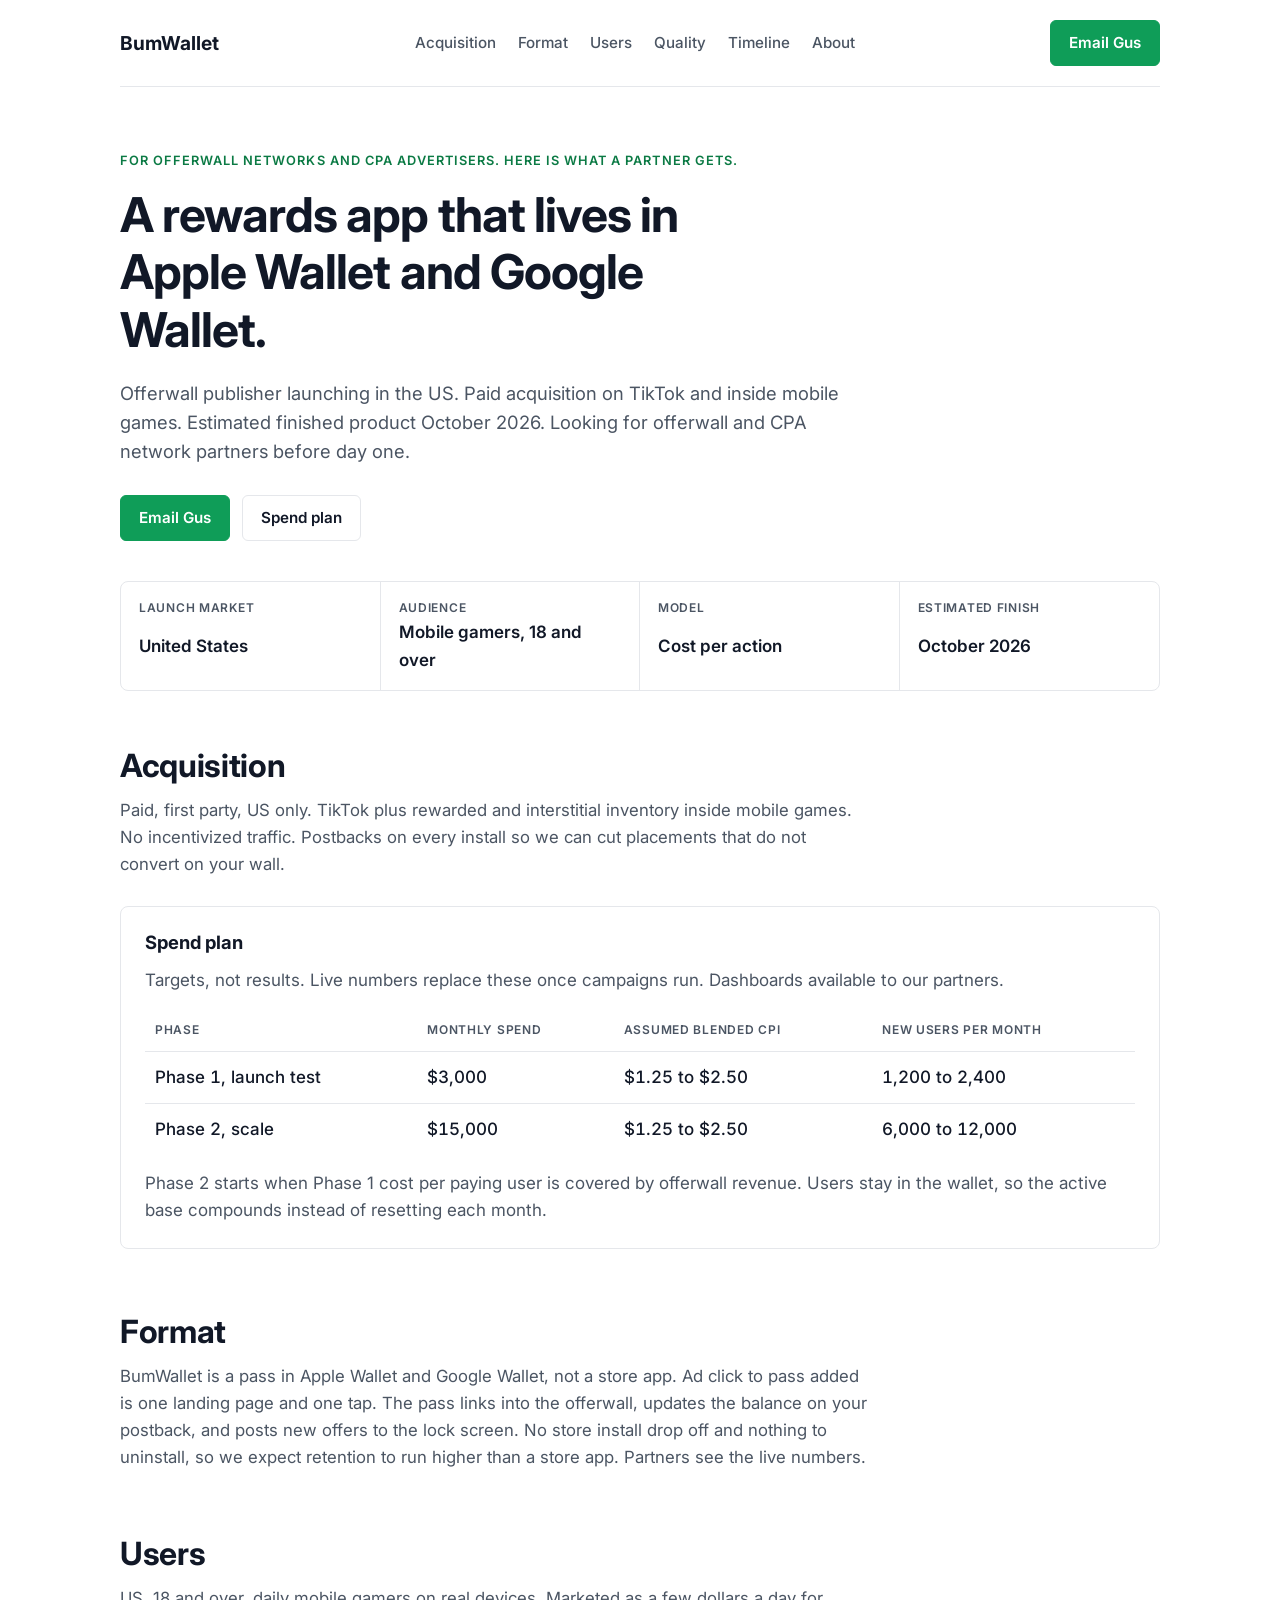
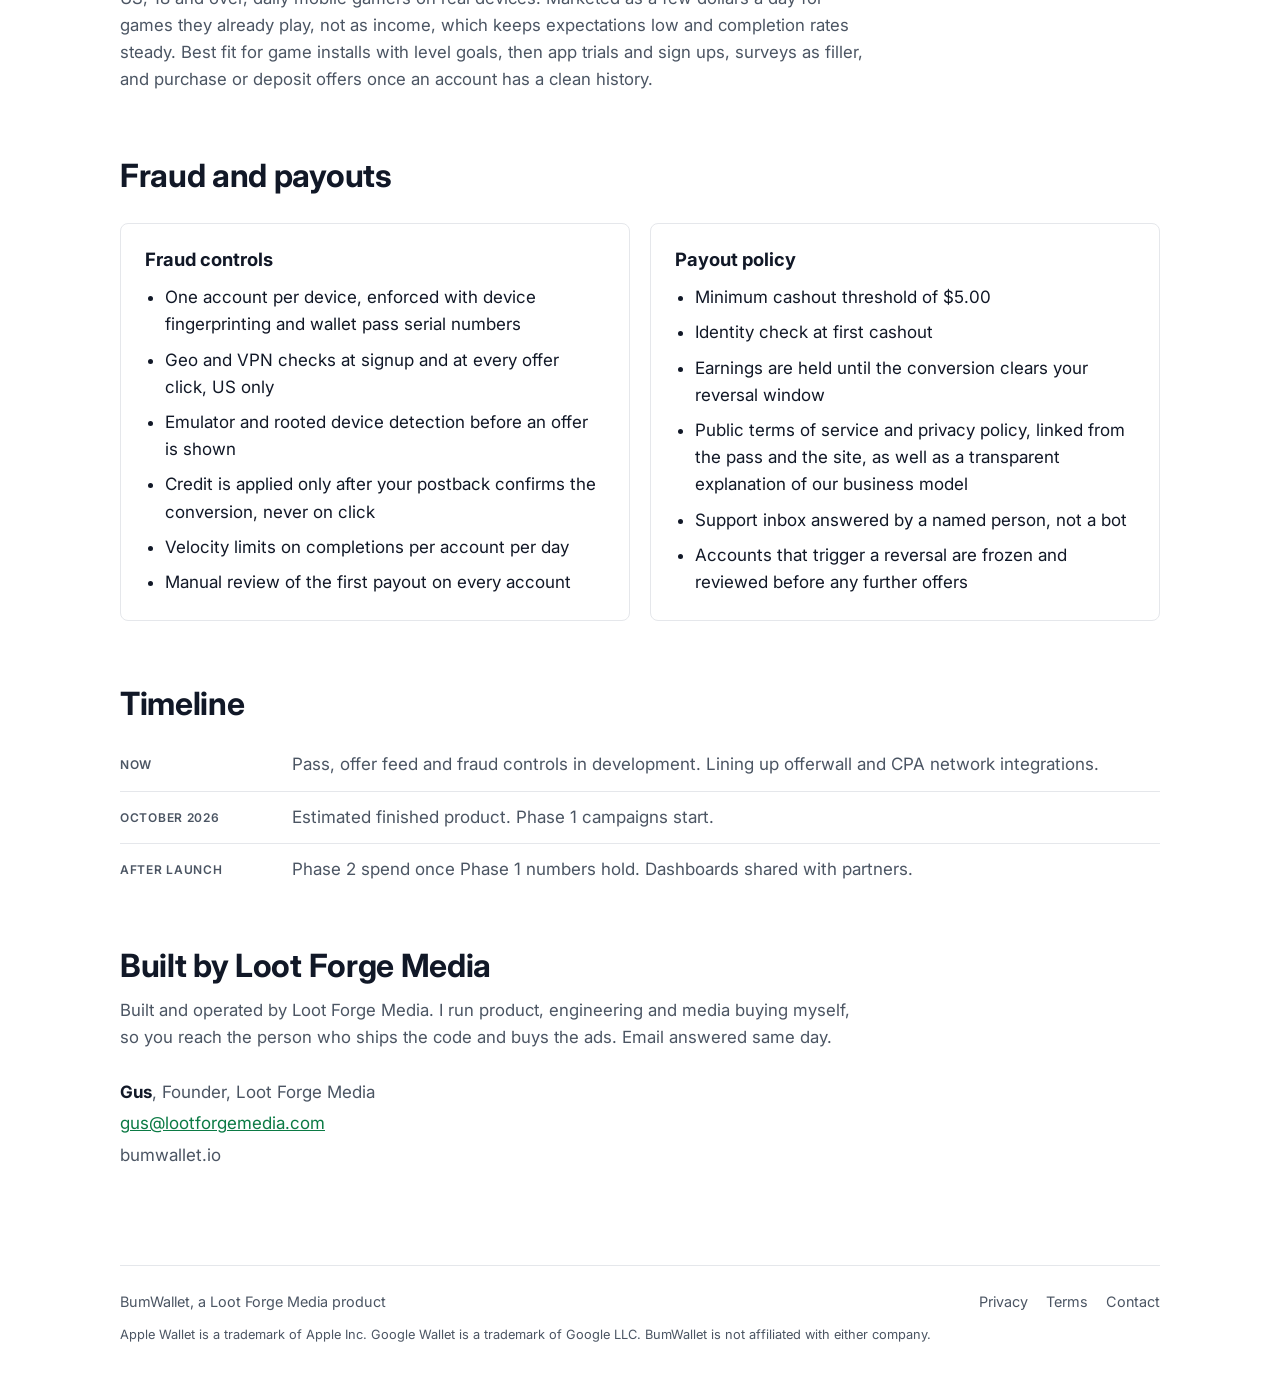
<file: index.html>
<!doctype html>
<html lang="en">
<head>
<meta charset="utf-8">
<meta name="viewport" content="width=device-width, initial-scale=1">
<title>BumWallet for Offerwall Partners</title>
<meta name="description" content="BumWallet is a rewards app that lives in Apple Wallet and Google Wallet. Paid acquisition on TikTok and inside mobile games fills your offerwall with real US users.">
<link rel="icon" href="favicon.svg" type="image/svg+xml">
<link rel="preconnect" href="https://fonts.googleapis.com">
<link rel="preconnect" href="https://fonts.gstatic.com" crossorigin>
<link rel="stylesheet" href="https://fonts.googleapis.com/css2?family=Inter:wght@400;500;600;700&display=swap">
<link rel="stylesheet" href="styles.css">
</head>
<body>

<header class="nav">
  <a class="brand" href="#top">BumWallet</a>
  <nav class="links" aria-label="Sections">
    <a href="#reach">Acquisition</a>
    <a href="#format">Format</a>
    <a href="#users">Users</a>
    <a href="#quality">Quality</a>
    <a href="#timeline">Timeline</a>
    <a href="#about">About</a>
  </nav>
  <a class="btn" href="mailto:gus@lootforgemedia.com?subject=BumWallet%20offerwall%20partnership">Email Gus</a>
</header>

<main id="top">

<section class="hero">
  <p class="eyebrow">For offerwall networks and CPA advertisers. Here is what a partner gets.</p>
  <h1>A rewards app that lives in Apple Wallet and Google Wallet.</h1>
  <p class="lede">Offerwall publisher launching in the US. Paid acquisition on TikTok and inside mobile games. Estimated finished product October 2026. Looking for offerwall and CPA network partners before day one.</p>
  <div class="cta-row">
    <a class="btn" href="mailto:gus@lootforgemedia.com?subject=BumWallet%20offerwall%20partnership">Email Gus</a>
    <a class="btn btn-secondary" href="#reach">Spend plan</a>
  </div>
</section>

<section class="facts" aria-label="Key facts">
  <div class="fact">
    <span class="fact-label">Launch market</span>
    <span class="fact-value">United States</span>
  </div>
  <div class="fact">
    <span class="fact-label">Audience</span>
    <span class="fact-value">Mobile gamers, 18 and over</span>
  </div>
  <div class="fact">
    <span class="fact-label">Model</span>
    <span class="fact-value">Cost per action</span>
  </div>
  <div class="fact">
    <span class="fact-label">Estimated finish</span>
    <span class="fact-value">October 2026</span>
  </div>
</section>

<section id="reach" class="section">
  <div class="section-head">
    <h2>Acquisition</h2>
    <p class="section-lede">Paid, first party, US only. TikTok plus rewarded and interstitial inventory inside mobile games. No incentivized traffic. Postbacks on every install so we can cut placements that do not convert on your wall.</p>
  </div>

  <div class="panel plan">
    <h3>Spend plan</h3>
    <p>Targets, not results. Live numbers replace these once campaigns run. Dashboards available to our partners.</p>
    <div class="table-wrap">
      <table>
        <thead>
          <tr>
            <th>Phase</th>
            <th>Monthly spend</th>
            <th>Assumed blended CPI</th>
            <th>New users per month</th>
          </tr>
        </thead>
        <tbody>
          <tr>
            <td>Phase 1, launch test</td>
            <td>$3,000</td>
            <td>$1.25 to $2.50</td>
            <td>1,200 to 2,400</td>
          </tr>
          <tr>
            <td>Phase 2, scale</td>
            <td>$15,000</td>
            <td>$1.25 to $2.50</td>
            <td>6,000 to 12,000</td>
          </tr>
        </tbody>
      </table>
    </div>
    <p>Phase 2 starts when Phase 1 cost per paying user is covered by offerwall revenue. Users stay in the wallet, so the active base compounds instead of resetting each month.</p>
  </div>
</section>

<section id="format" class="section">
  <div class="section-head">
    <h2>Format</h2>
    <p class="section-lede">BumWallet is a pass in Apple Wallet and Google Wallet, not a store app. Ad click to pass added is one landing page and one tap. The pass links into the offerwall, updates the balance on your postback, and posts new offers to the lock screen. No store install drop off and nothing to uninstall, so we expect retention to run higher than a store app. Partners see the live numbers.</p>
  </div>
</section>

<section id="users" class="section">
  <div class="section-head">
    <h2>Users</h2>
    <p class="section-lede">US, 18 and over, daily mobile gamers on real devices. Marketed as a few dollars a day for games they already play, not as income, which keeps expectations low and completion rates steady. Best fit for game installs with level goals, then app trials and sign ups, surveys as filler, and purchase or deposit offers once an account has a clean history.</p>
  </div>
</section>

<section id="quality" class="section">
  <div class="section-head">
    <h2>Fraud and payouts</h2>
  </div>

  <div class="two-col">
    <div class="panel">
      <h3>Fraud controls</h3>
      <ul>
        <li>One account per device, enforced with device fingerprinting and wallet pass serial numbers</li>
        <li>Geo and VPN checks at signup and at every offer click, US only</li>
        <li>Emulator and rooted device detection before an offer is shown</li>
        <li>Credit is applied only after your postback confirms the conversion, never on click</li>
        <li>Velocity limits on completions per account per day</li>
        <li>Manual review of the first payout on every account</li>
      </ul>
    </div>
    <div class="panel">
      <h3>Payout policy</h3>
      <ul>
        <li>Minimum cashout threshold of $5.00</li>
        <li>Identity check at first cashout</li>
        <li>Earnings are held until the conversion clears your reversal window</li>
        <li>Public terms of service and privacy policy, linked from the pass and the site, as well as a transparent explanation of our business model</li>
        <li>Support inbox answered by a named person, not a bot</li>
        <li>Accounts that trigger a reversal are frozen and reviewed before any further offers</li>
      </ul>
    </div>
  </div>
</section>

<section id="timeline" class="section">
  <div class="section-head">
    <h2>Timeline</h2>
  </div>
  <dl class="timeline">
    <div><dt>Now</dt><dd>Pass, offer feed and fraud controls in development. Lining up offerwall and CPA network integrations.</dd></div>
    <div><dt>October 2026</dt><dd>Estimated finished product. Phase 1 campaigns start.</dd></div>
    <div><dt>After launch</dt><dd>Phase 2 spend once Phase 1 numbers hold. Dashboards shared with partners.</dd></div>
  </dl>
</section>

<section id="about" class="section">
  <div class="section-head">
    <h2>Built by Loot Forge Media</h2>
    <p class="section-lede">Built and operated by Loot Forge Media. I run product, engineering and media buying myself, so you reach the person who ships the code and buys the ads. Email answered same day.</p>
  </div>
  <div class="contact">
    <p><strong>Gus</strong>, Founder, Loot Forge Media</p>
    <p><a href="mailto:gus@lootforgemedia.com">gus@lootforgemedia.com</a></p>
    <p>bumwallet.io</p>
  </div>
</section>

</main>

<footer class="footer">
  <div class="footer-row">
    <span>BumWallet, a Loot Forge Media product</span>
    <nav class="footer-links" aria-label="Legal">
      <a href="privacy.html">Privacy</a>
      <a href="terms.html">Terms</a>
      <a href="mailto:gus@lootforgemedia.com">Contact</a>
    </nav>
  </div>
  <p class="footer-note">Apple Wallet is a trademark of Apple Inc. Google Wallet is a trademark of Google LLC. BumWallet is not affiliated with either company.</p>
</footer>

</body>
</html>
</file>
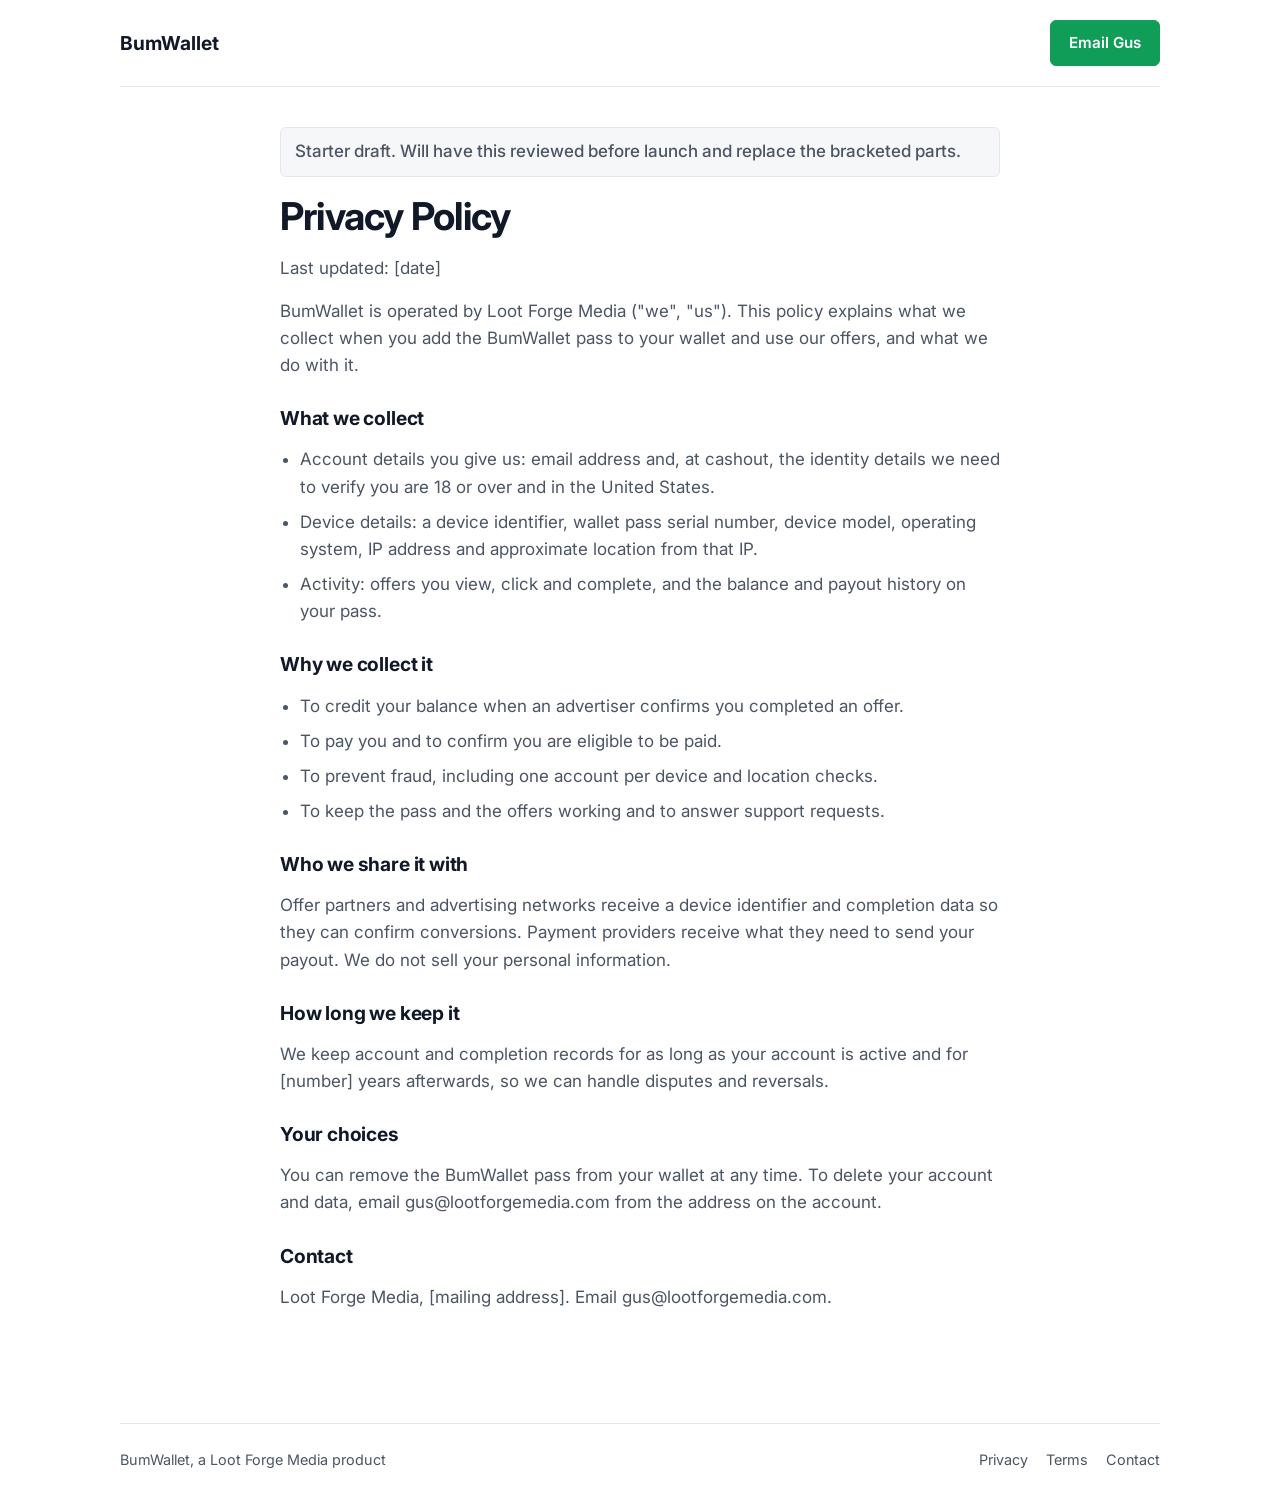
<file: privacy.html>
<!doctype html>
<html lang="en">
<head>
<meta charset="utf-8">
<meta name="viewport" content="width=device-width, initial-scale=1">
<title>BumWallet Privacy Policy</title>
<link rel="icon" href="favicon.svg" type="image/svg+xml">
<link rel="stylesheet" href="https://fonts.googleapis.com/css2?family=Inter:wght@400;500;600;700&display=swap">
<link rel="stylesheet" href="styles.css">
</head>
<body>

<header class="nav">
  <a class="brand" href="index.html">BumWallet</a>
  <a class="btn" href="mailto:gus@lootforgemedia.com">Email Gus</a>
</header>

<main class="legal">
  <p class="draft-banner">Starter draft. Will have this reviewed before launch and replace the bracketed parts.</p>
  <h1>Privacy Policy</h1>
  <p>Last updated: [date]</p>
  <p>BumWallet is operated by Loot Forge Media ("we", "us"). This policy explains what we collect when you add the BumWallet pass to your wallet and use our offers, and what we do with it.</p>

  <h2>What we collect</h2>
  <ul>
    <li>Account details you give us: email address and, at cashout, the identity details we need to verify you are 18 or over and in the United States.</li>
    <li>Device details: a device identifier, wallet pass serial number, device model, operating system, IP address and approximate location from that IP.</li>
    <li>Activity: offers you view, click and complete, and the balance and payout history on your pass.</li>
  </ul>

  <h2>Why we collect it</h2>
  <ul>
    <li>To credit your balance when an advertiser confirms you completed an offer.</li>
    <li>To pay you and to confirm you are eligible to be paid.</li>
    <li>To prevent fraud, including one account per device and location checks.</li>
    <li>To keep the pass and the offers working and to answer support requests.</li>
  </ul>

  <h2>Who we share it with</h2>
  <p>Offer partners and advertising networks receive a device identifier and completion data so they can confirm conversions. Payment providers receive what they need to send your payout. We do not sell your personal information.</p>

  <h2>How long we keep it</h2>
  <p>We keep account and completion records for as long as your account is active and for [number] years afterwards, so we can handle disputes and reversals.</p>

  <h2>Your choices</h2>
  <p>You can remove the BumWallet pass from your wallet at any time. To delete your account and data, email gus@lootforgemedia.com from the address on the account.</p>

  <h2>Contact</h2>
  <p>Loot Forge Media, [mailing address]. Email gus@lootforgemedia.com.</p>
</main>

<footer class="footer">
  <div class="footer-row">
    <span>BumWallet, a Loot Forge Media product</span>
    <nav class="footer-links" aria-label="Legal">
      <a href="privacy.html">Privacy</a>
      <a href="terms.html">Terms</a>
      <a href="mailto:gus@lootforgemedia.com">Contact</a>
    </nav>
  </div>
</footer>

</body>
</html>
</file>
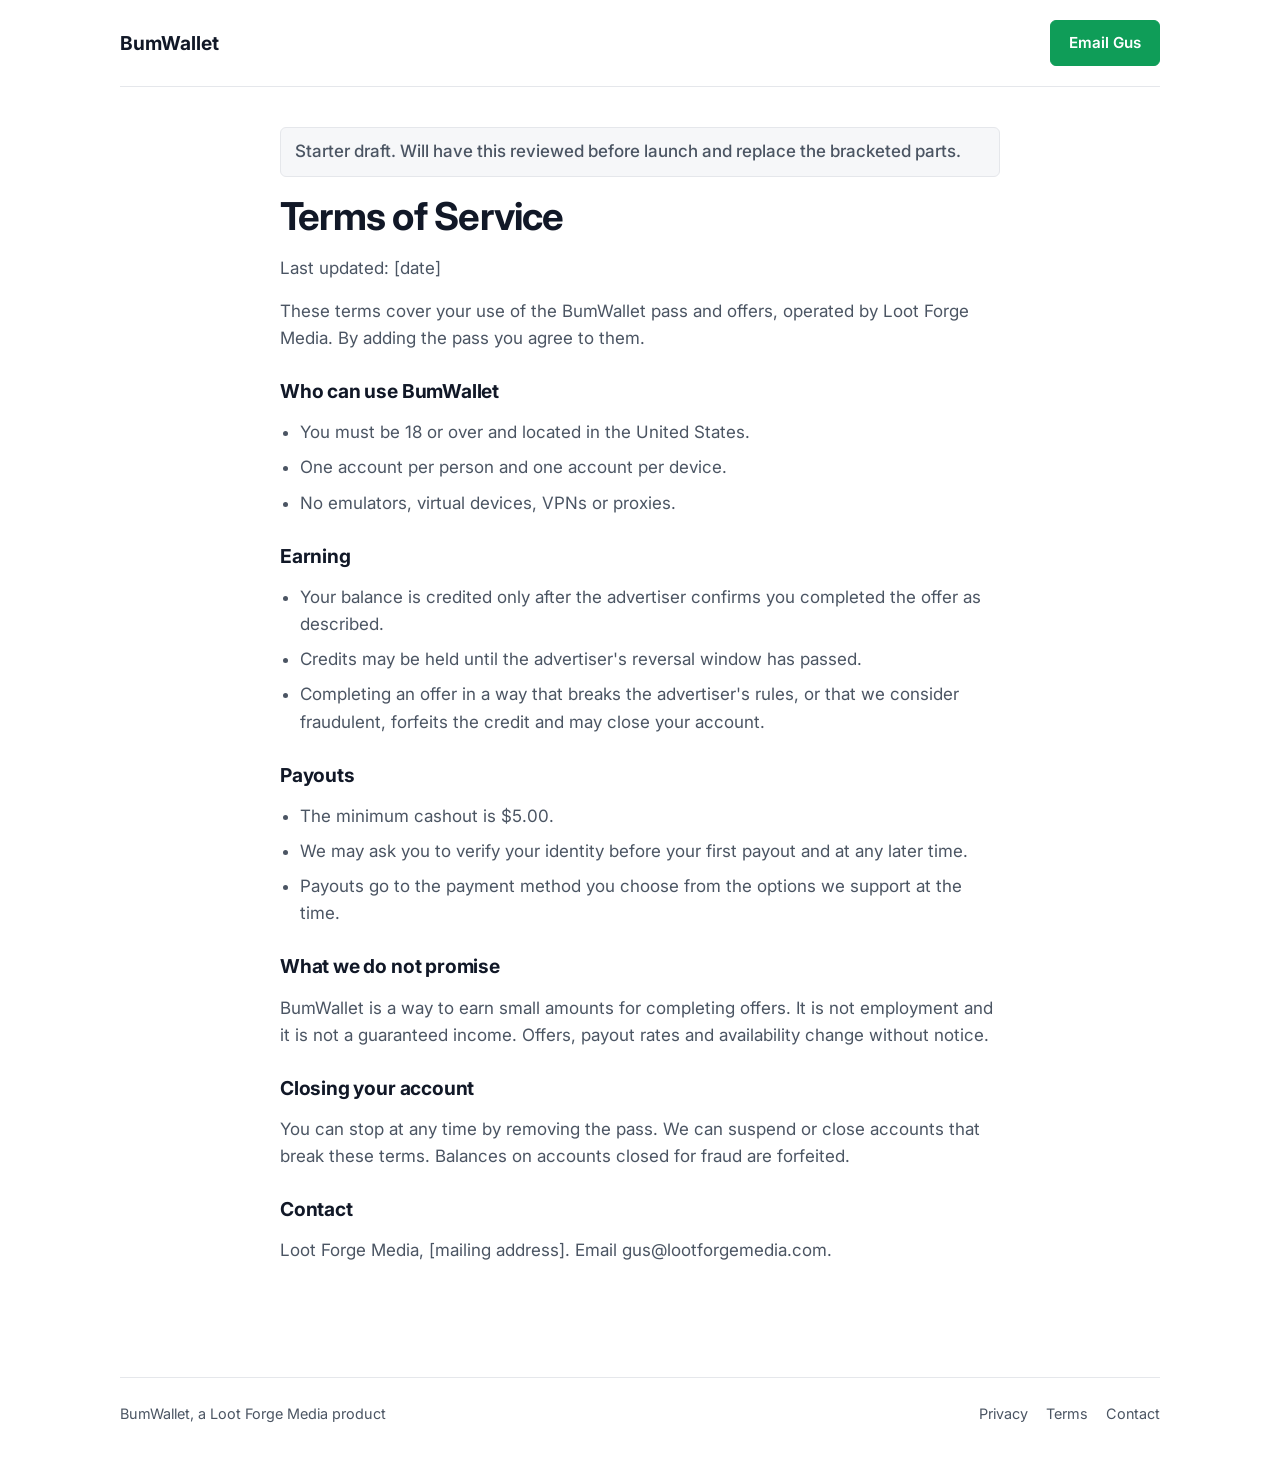
<file: terms.html>
<!doctype html>
<html lang="en">
<head>
<meta charset="utf-8">
<meta name="viewport" content="width=device-width, initial-scale=1">
<title>BumWallet Terms of Service</title>
<link rel="icon" href="favicon.svg" type="image/svg+xml">
<link rel="stylesheet" href="https://fonts.googleapis.com/css2?family=Inter:wght@400;500;600;700&display=swap">
<link rel="stylesheet" href="styles.css">
</head>
<body>

<header class="nav">
  <a class="brand" href="index.html">BumWallet</a>
  <a class="btn" href="mailto:gus@lootforgemedia.com">Email Gus</a>
</header>

<main class="legal">
  <p class="draft-banner">Starter draft. Will have this reviewed before launch and replace the bracketed parts.</p>
  <h1>Terms of Service</h1>
  <p>Last updated: [date]</p>
  <p>These terms cover your use of the BumWallet pass and offers, operated by Loot Forge Media. By adding the pass you agree to them.</p>

  <h2>Who can use BumWallet</h2>
  <ul>
    <li>You must be 18 or over and located in the United States.</li>
    <li>One account per person and one account per device.</li>
    <li>No emulators, virtual devices, VPNs or proxies.</li>
  </ul>

  <h2>Earning</h2>
  <ul>
    <li>Your balance is credited only after the advertiser confirms you completed the offer as described.</li>
    <li>Credits may be held until the advertiser's reversal window has passed.</li>
    <li>Completing an offer in a way that breaks the advertiser's rules, or that we consider fraudulent, forfeits the credit and may close your account.</li>
  </ul>

  <h2>Payouts</h2>
  <ul>
    <li>The minimum cashout is $5.00.</li>
    <li>We may ask you to verify your identity before your first payout and at any later time.</li>
    <li>Payouts go to the payment method you choose from the options we support at the time.</li>
  </ul>

  <h2>What we do not promise</h2>
  <p>BumWallet is a way to earn small amounts for completing offers. It is not employment and it is not a guaranteed income. Offers, payout rates and availability change without notice.</p>

  <h2>Closing your account</h2>
  <p>You can stop at any time by removing the pass. We can suspend or close accounts that break these terms. Balances on accounts closed for fraud are forfeited.</p>

  <h2>Contact</h2>
  <p>Loot Forge Media, [mailing address]. Email gus@lootforgemedia.com.</p>
</main>

<footer class="footer">
  <div class="footer-row">
    <span>BumWallet, a Loot Forge Media product</span>
    <nav class="footer-links" aria-label="Legal">
      <a href="privacy.html">Privacy</a>
      <a href="terms.html">Terms</a>
      <a href="mailto:gus@lootforgemedia.com">Contact</a>
    </nav>
  </div>
</footer>

</body>
</html>
</file>
<file: styles.css>
:root {
  --bg: #FFFFFF;
  --bg-alt: #F6F7F9;
  --text: #111827;
  --muted: #4B5563;
  --line: #E5E7EB;
  --accent: #0F9D58;
  --accent-dark: #0B7A44;
  --max: 1040px;
  --gutter: clamp(16px, 5vw, 48px);
}

* { box-sizing: border-box; }

body {
  margin: 0;
  background: var(--bg);
  color: var(--text);
  font-family: "Inter", "Segoe UI", Helvetica, Arial, sans-serif;
  font-size: 17px;
  line-height: 1.6;
  padding-inline: var(--gutter);
}

h1, h2, h3 { margin: 0; line-height: 1.2; font-weight: 700; }
h1 { font-size: clamp(2rem, 4.5vw, 3rem); letter-spacing: -0.02em; }
h2 { font-size: clamp(1.5rem, 3vw, 2rem); letter-spacing: -0.01em; }
h3 { font-size: 1.15rem; }

p { margin: 0; }
a { color: var(--accent-dark); }

ul { margin: 0; padding-left: 20px; display: grid; gap: 8px; }

:focus-visible { outline: 2px solid var(--accent); outline-offset: 2px; }

.nav {
  max-width: var(--max);
  margin: 0 auto;
  display: flex;
  align-items: center;
  justify-content: space-between;
  gap: 24px;
  padding-block: 20px;
  border-bottom: 1px solid var(--line);
}

.brand { font-weight: 700; font-size: 1.2rem; color: var(--text); text-decoration: none; }

.links { display: flex; gap: 22px; font-weight: 500; font-size: 0.95rem; }
.links a { color: var(--muted); text-decoration: none; }
.links a:hover { color: var(--text); }

@media (max-width: 760px) { .links { display: none; } }

.btn {
  display: inline-block;
  padding: 10px 18px;
  border-radius: 6px;
  background: var(--accent);
  color: #FFFFFF;
  font-weight: 600;
  font-size: 0.95rem;
  text-decoration: none;
  border: 1px solid var(--accent);
}

.btn:hover { background: var(--accent-dark); border-color: var(--accent-dark); }

.btn-secondary { background: transparent; color: var(--text); border-color: var(--line); }
.btn-secondary:hover { background: var(--bg-alt); border-color: var(--line); }

.hero {
  max-width: var(--max);
  margin: 0 auto;
  padding-block: 64px 40px;
}

.hero h1 { max-width: 20ch; }

.eyebrow {
  font-size: 0.8rem;
  font-weight: 600;
  letter-spacing: 0.08em;
  text-transform: uppercase;
  color: var(--accent-dark);
  margin-bottom: 14px;
}

.lede { font-size: 1.15rem; color: var(--muted); max-width: 62ch; margin-block: 20px 28px; }

.cta-row { display: flex; flex-wrap: wrap; gap: 12px; }

.facts {
  max-width: var(--max);
  margin: 0 auto;
  display: grid;
  grid-template-columns: repeat(4, 1fr);
  border: 1px solid var(--line);
  border-radius: 8px;
  overflow: hidden;
}

.fact { padding: 16px 18px; display: grid; gap: 2px; border-right: 1px solid var(--line); }
.fact:last-child { border-right: none; }
.fact-label { font-size: 0.75rem; font-weight: 600; text-transform: uppercase; letter-spacing: 0.06em; color: var(--muted); }
.fact-value { font-weight: 600; }

@media (max-width: 860px) {
  .facts { grid-template-columns: repeat(2, 1fr); }
  .fact:nth-child(2) { border-right: none; }
  .fact:nth-child(1), .fact:nth-child(2) { border-bottom: 1px solid var(--line); }
}

@media (max-width: 460px) {
  .facts { grid-template-columns: 1fr; }
  .fact { border-right: none; border-bottom: 1px solid var(--line); }
  .fact:last-child { border-bottom: none; }
}

.section {
  max-width: var(--max);
  margin: 0 auto;
  padding-block: 56px 8px;
  display: grid;
  gap: 28px;
}

.section-head { max-width: 68ch; display: grid; gap: 12px; }
.section-lede { color: var(--muted); font-size: 1.05rem; }

.two-col { display: grid; grid-template-columns: 1fr 1fr; gap: 20px; }
.three-col { display: grid; grid-template-columns: repeat(3, 1fr); gap: 24px; }
.three-col > div { display: grid; gap: 8px; align-content: start; }
.three-col p { color: var(--muted); }

@media (max-width: 760px) {
  .two-col { grid-template-columns: 1fr; }
  .three-col { grid-template-columns: 1fr; }
}

.panel {
  border: 1px solid var(--line);
  border-radius: 8px;
  padding: 24px;
  display: grid;
  gap: 14px;
  align-content: start;
}

.panel > p { color: var(--muted); }

.table-wrap { overflow-x: auto; }

table {
  width: 100%;
  border-collapse: collapse;
  min-width: 540px;
  font-variant-numeric: tabular-nums;
}

th, td { text-align: left; padding: 12px 10px; border-bottom: 1px solid var(--line); }
th { font-size: 0.75rem; text-transform: uppercase; letter-spacing: 0.06em; color: var(--muted); font-weight: 600; }
td { font-weight: 500; }
tbody tr:last-child td { border-bottom: none; }

.steps {
  list-style: none;
  margin: 0;
  padding: 0;
  display: grid;
  grid-template-columns: repeat(4, 1fr);
  gap: 20px;
  counter-reset: step;
}

.steps li {
  counter-increment: step;
  border-top: 2px solid var(--accent);
  padding-top: 14px;
  display: grid;
  gap: 6px;
  align-content: start;
}

.steps li::before {
  content: "Step " counter(step);
  font-size: 0.75rem;
  font-weight: 600;
  text-transform: uppercase;
  letter-spacing: 0.06em;
  color: var(--accent-dark);
}

.steps h3 { font-size: 1.05rem; }
.steps p { color: var(--muted); font-size: 0.98rem; }

@media (max-width: 900px) { .steps { grid-template-columns: repeat(2, 1fr); } }
@media (max-width: 480px) { .steps { grid-template-columns: 1fr; } }

dl { margin: 0; display: grid; gap: 12px; }
dl div { display: grid; grid-template-columns: 120px 1fr; gap: 12px; padding-top: 12px; border-top: 1px solid var(--line); }
dl div:first-child { border-top: none; padding-top: 0; }
dt { font-size: 0.75rem; font-weight: 600; text-transform: uppercase; letter-spacing: 0.06em; color: var(--muted); padding-top: 4px; }
dd { margin: 0; }

.timeline div { grid-template-columns: 160px 1fr; }
.timeline dd { color: var(--muted); }

@media (max-width: 480px) {
  dl div, .timeline div { grid-template-columns: 1fr; gap: 4px; }
}

.contact { display: grid; gap: 4px; padding-bottom: 48px; }
.contact p { color: var(--muted); }
.contact strong { color: var(--text); }

.footer {
  max-width: var(--max);
  margin: 40px auto 0;
  border-top: 1px solid var(--line);
  padding-block: 24px 40px;
  display: grid;
  gap: 12px;
  color: var(--muted);
  font-size: 0.9rem;
}

.footer-row { display: flex; justify-content: space-between; gap: 16px; flex-wrap: wrap; }
.footer-links { display: flex; gap: 18px; }
.footer-links a { color: var(--muted); text-decoration: none; }
.footer-links a:hover { color: var(--text); text-decoration: underline; }
.footer-note { font-size: 0.8rem; }

.legal {
  max-width: 720px;
  margin: 0 auto;
  padding-block: 40px 72px;
  display: grid;
  gap: 16px;
}

.legal h1 { font-size: clamp(1.8rem, 4vw, 2.4rem); }
.legal h2 { font-size: 1.2rem; margin-top: 12px; }
.legal p, .legal li { color: var(--muted); }

.draft-banner {
  background: var(--bg-alt);
  border: 1px solid var(--line);
  border-radius: 6px;
  padding: 10px 14px;
  font-weight: 500;
  color: var(--text);
}
html {
  scrollbar-width: none;
  -ms-overflow-style: none;
}

html::-webkit-scrollbar {
  display: none;
}
</file>
